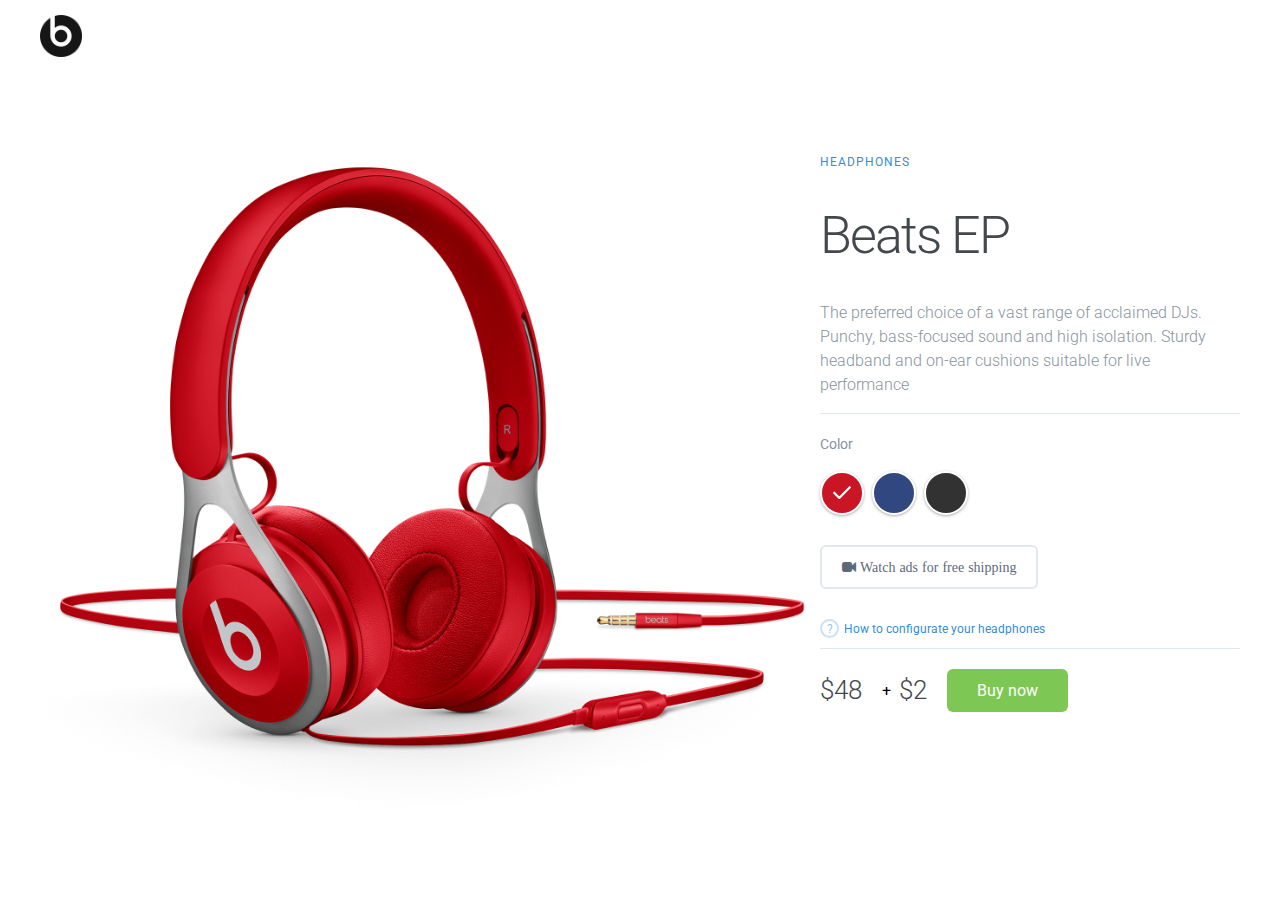
<file: index.html>
<!DOCTYPE html>
<html>
  <head>
    <meta charset="utf-8">
    <meta name="viewport" content="width=device-width, initial-scale=1">
    <title>Beats Headphones</title>
    <!-- Fonts -->
    <link href="https://fonts.googleapis.com/css?family=Roboto:300,400,500" rel="stylesheet">
    <link rel="stylesheet" href="https://cdnjs.cloudflare.com/ajax/libs/font-awesome/4.7.0/css/font-awesome.min.css">
    <!-- CSS -->
    <link rel="icon" href="images/logo.png" type="image/png" sizes="16x16">
    <link href="style.css" rel="stylesheet">
    <meta name="robots" content="noindex,follow" />
    <script>
      function resizeIframe(obj) {
        obj.style.height = obj.contentWindow.document.documentElement.scrollHeight + 'px';
      }
    </script>
    <style>

    /* The Modal (background) */
    .modal {
      display: none; /* Hidden by default */
      position: fixed; /* Stay in place */
      z-index: 1; /* Sit on top */
      padding-top: 100px; /* Location of the box */
      left: 0;
      top: 0;
      width: 100%; /* Full width */
      height: 100%; /* Full height */
      overflow: auto; /* Enable scroll if needed */
      background-color: rgb(0,0,0); /* Fallback color */
      background-color: rgba(0,0,0,0.4); /* Black w/ opacity */
    }

    /* Modal Content */
    .modal-content {
      background-color: #fefefe;
      margin: auto;
      padding: 20px;
      border: 1px solid #888;
      width: 70%;
      height: 80%;
    }

    /* The Close Button */
    .close {
      color: #aaaaaa;
      float: right;
      font-size: 28px;
      font-weight: bold;
    }

    .close:hover,
    .close:focus {
      color: #000;
      text-decoration: none;
      cursor: pointer;
    }
    </style>

  </head>

  <body>
        <nav class="navbar navbar-expand-lg navbar-light bg-light">
            <div class="container">
                <a class="navbar-brand" href="index.html">
                    <img src="images/logo.png" alt="" height="42">
                </a>                
            </div>
        </nav>
    <main class="container">

      <!-- Left Column / Headphones Image -->
      <div class="left-column">
        <img data-image="black" src="images/black.png" alt="">
        <img data-image="blue" src="images/blue.png" alt="">
        <img data-image="red" class="active" src="images/red.png" alt="">
      </div>


      <!-- Right Column -->
      <div class="right-column">

        <!-- Product Description -->
        <div class="product-description">
          <span>Headphones</span>
          <h1>Beats EP</h1>
          <p>The preferred choice of a vast range of acclaimed DJs. Punchy, bass-focused sound and high isolation. Sturdy headband and on-ear cushions suitable for live performance</p>
        </div>

        <!-- Product Configuration -->
        <div class="product-configuration">

          <!-- Product Color -->
          <div class="product-color">
            <span>Color</span>

            <div class="color-choose">
              <div>
                <input data-image="red" type="radio" id="red" name="color" value="red" checked>
                <label for="red"><span></span></label>
              </div>
              <div>
                <input data-image="blue" type="radio" id="blue" name="color" value="blue">
                <label for="blue"><span></span></label>
              </div>
              <div>
                <input data-image="black" type="radio" id="black" name="color" value="black">
                <label for="black"><span></span></label>
              </div>
            </div>

          </div>

          <!-- Cable Configuration -->
          <div class="cable-config">

            <div class="cable-choose">
              <button class="fa fa-video-camera" onclick="freeShipping()" id="myBtn"> Watch ads for free shipping</button>            
            </div>

            <!-- The Modal -->
            <div id="myModal" class="modal">

              <!-- Modal content -->
              <div class="modal-content">
                <span class="close">&times;</span>
                <!--<p>Some text in the Modal..</p>-->
                <iframe width="100%" height="600px" frameborder="0" src="slide.html"></iframe>
              </div>

            </div>

            <script>           
            // Get the modal
            var modal = document.getElementById("myModal");

            // Get the button that opens the modal
            var btn = document.getElementById("myBtn");

            // Get the <span> element that closes the modal
            var span = document.getElementsByClassName("close")[0];

            // When the user clicks the button, open the modal 
            btn.onclick = function() {
              modal.style.display = "block";              
            }

            // When the user clicks on <span> (x), close the modal
            span.onclick = function() {
              modal.style.display = "none";
              var elem = document.getElementById("watchAd");
              if (elem.innerHTML=="$2") 
                {
                  elem.innerHTML = "FREE";
                }
              else elem.innerHTML = "FREE";
              
            }

            // When the user clicks anywhere outside of the modal, close it
            window.onclick = function(event) {
              if (event.target == modal) {
                modal.style.display = "none";
              }              
            }
            </script>
            <a href="#">How to configurate your headphones</a>        
          </div>
        </div>

        <!-- Product Pricing -->
        <div class="product-price">
          <span>$48 </span> + &nbsp; <span><label id="watchAd"> $2 </label></span>
          <a href="checkout.html" class="cart-btn">Buy now</a>
        </div>
      </div>
    </main>    
    <script type="text/javascript">
      function freeShipping() 
      {
          var elem = document.getElementById("watchAd");
          if (elem.innerHTML=="$2") elem.innerHTML = "FREE";
          else elem.innerHTML = "FREE";
      }
    </script>

    <!-- Scripts -->
    <script src="https://cdnjs.cloudflare.com/ajax/libs/jquery/3.1.1/jquery.min.js" charset="utf-8"></script>
    <script src="script.js" charset="utf-8"></script>
  </body>
</html>
</file>
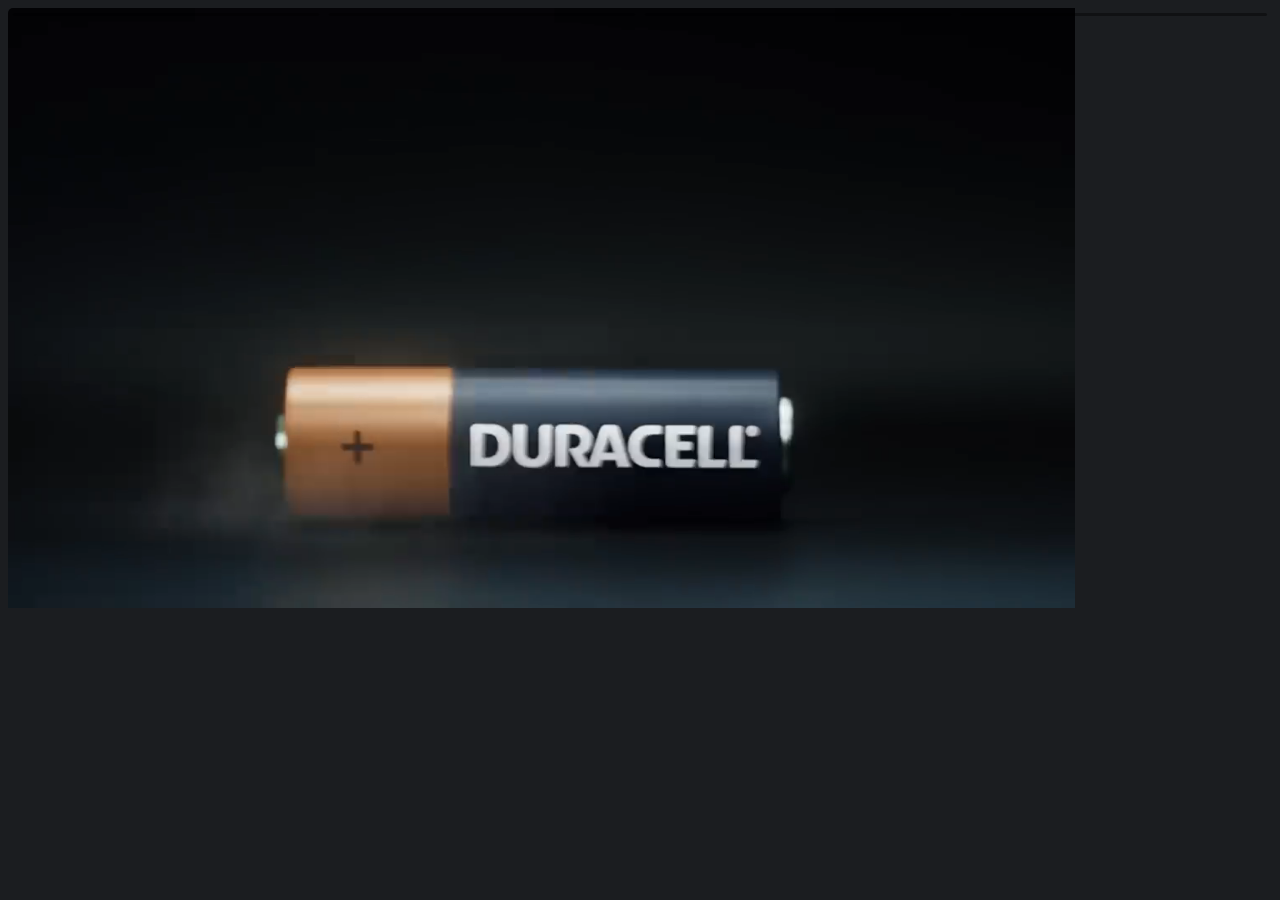
<file: slide.html>
<!DOCTYPE html>
<html lang="en">

<head>
    <meta charset="UTF-8">
    <meta name="viewport" content="width=device-width, initial-scale=1.0">
    <title>Slide Ads</title>
    <link rel="stylesheet" href="./styles.css">
</head>

<body>

    <div data-slide="slide" class="slide">
        <div class="slide-items">
            <video muted autoplay loop height="600px"> <source src="./img/video1.mp4" type="video/mp4"></video>
            <video muted autoplay loop height="600px"> <source src="./img/video2.mp4" type="video/mp4"></video>
            <video muted autoplay loop height="600px"> <source src="./img/video3.mp4" type="video/mp4"></video>
            <video muted autoplay loop height="600px"> <source src="./img/video4.mp4" type="video/mp4"></video>
        </div>
        <nav class="slide-nav">
            <div class="slide-thumbs"></div>
            <button class="slide-prev">Previous</button>
            <button class="slide-next">Next</button>
        </nav>
    </div>

    <script src="./slide-stories.js"></script>
</body>

</html>
</file>
<file: style.css>
/* Basic Styling */
html, body {
  height: 100%;
  width: 100%;
  margin: 0;
  font-family: 'Roboto', sans-serif;
}

.container {
  max-width: 1200px;
  margin: 0 auto;
  padding: 15px;
  display: flex;
}

/* Columns */
.left-column {
  width: 65%;
  position: relative;
}

.right-column {
  width: 35%;
  margin-top: 60px;
}


/* Left Column */
.left-column img {
  width: 100%;
  position: absolute;
  left: 0;
  top: 0;
  opacity: 0;
  transition: all 0.3s ease;
}

.left-column img.active {
  opacity: 1;
}


/* Right Column */

/* Product Description */
.product-description {
  border-bottom: 1px solid #E1E8EE;
  margin-bottom: 20px;
}
.product-description span {
  font-size: 12px;
  color: #358ED7;
  letter-spacing: 1px;
  text-transform: uppercase;
  text-decoration: none;
}
.product-description h1 {
  font-weight: 300;
  font-size: 52px;
  color: #43484D;
  letter-spacing: -2px;
}
.product-description p {
  font-size: 16px;
  font-weight: 300;
  color: #86939E;
  line-height: 24px;
}

/* Product Configuration */
.product-color span,
.cable-config span {
  font-size: 14px;
  font-weight: 400;
  color: #86939E;
  margin-bottom: 20px;
  display: inline-block;
}

/* Product Color */
.product-color {
  margin-bottom: 30px;
}

.color-choose div {
  display: inline-block;
}

.color-choose input[type="radio"] {
  display: none;
}

.color-choose input[type="radio"] + label span {
  display: inline-block;
  width: 40px;
  height: 40px;
  margin: -1px 4px 0 0;
  vertical-align: middle;
  cursor: pointer;
  border-radius: 50%;
}

.color-choose input[type="radio"] + label span {
  border: 2px solid #FFFFFF;
  box-shadow: 0 1px 3px 0 rgba(0,0,0,0.33);
}

.color-choose input[type="radio"]#red + label span {
  background-color: #C91524;
}
.color-choose input[type="radio"]#blue + label span {
  background-color: #314780;
}
.color-choose input[type="radio"]#black + label span {
  background-color: #323232;
}

.color-choose input[type="radio"]:checked + label span {
  background-image: url(images/check-icn.svg);
  background-repeat: no-repeat;
  background-position: center;
}

/* Cable Configuration */
.cable-choose {
  margin-bottom: 20px;
}

.cable-choose button {
  border: 2px solid #E1E8EE;
  border-radius: 6px;
  padding: 13px 20px;
  font-size: 14px;
  color: #5E6977;
  background-color: #fff;
  cursor: pointer;
  transition: all .5s;
}

.cable-choose button:hover,
.cable-choose button:active,
.cable-choose button:focus {
  border: 2px solid #86939E;
  outline: none;
}

.cable-config {
  border-bottom: 1px solid #E1E8EE;
  margin-bottom: 20px;
}

.cable-config a {
  color: #358ED7;
  text-decoration: none;
  font-size: 12px;
  position: relative;
  margin: 10px 0;
  display: inline-block;
}
.cable-config a:before {
  content: "?";
  height: 15px;
  width: 15px;
  border-radius: 50%;
  border: 2px solid rgba(53, 142, 215, 0.5);
  display: inline-block;
  text-align: center;
  line-height: 16px;
  opacity: 0.5;
  margin-right: 5px;
}

/* Product Price */
.product-price {
  display: flex;
  align-items: center;
}

.product-price span {
  font-size: 26px;
  font-weight: 300;
  color: #43474D;
  margin-right: 20px;
}

.cart-btn {
  display: inline-block;
  background-color: #7DC855;
  border-radius: 6px;
  font-size: 16px;
  color: #FFFFFF;
  text-decoration: none;
  padding: 12px 30px;
  transition: all .5s;
}
.cart-btn:hover {
  background-color: #64af3d;
}

/* Responsive */
@media (max-width: 940px) {
  .container {
    flex-direction: column;
    margin-top: 60px;
  }

  .left-column,
  .right-column {
    width: 100%;
  }

  .left-column img {
    width: 300px;
    right: 0;
    top: -65px;
    left: initial;
  }
}

@media (max-width: 535px) {
  .left-column img {
    width: 220px;
    top: -85px;
  }
}
</file>
<file: styles.css>
:root {
    --background-color: #1b1d20;
    --slide-width: 100%;
    --slide-shadow: 0 4px 20px 2px rgba(0, 0, 0, 0.4);
    --slide-thumb-height: 3px;
    --slide-thumb-default-color: rgba(0, 0, 0, 0.4);
    --slide-thumb-active-color: rgba(255, 255, 255, 0.9);
}

body {
    background-color: var(--background-color);
}

img {
    display: block;
    max-width: 100%;
}

.slide {
    box-shadow: var(--slide-width);
    display: grid;
    /*margin: 20px auto;*/
    max-width: var(--slide-width);
}

.slide-items {
    border-radius: 5px;
    grid-area: 1/1;
    overflow: hidden;
    position: relative;
}

.slide-items>* {
    opacity: 0;
    pointer-events: none;
    position: absolute;
    top: 0;
}

.slide-items .active {
    opacity: 1;
    pointer-events: initial;
    position: relative;
}

.slide-nav {
    display: grid;
    grid-area: 1/1;
    grid-template-columns: 1fr 1fr;
    grid-template-rows: auto 1fr;
    z-index: 1;
}

.slide-thumbs {
    display: flex;
    grid-column: 1 / 3;
}

.slide-thumb-item {
    background-color: var(--slide-thumb-default-color);
    border-radius: 3px;
    display: block;
    flex: 1;
    height: var(--slide-thumb-height);
    margin: 5px;
    overflow: hidden;
}

.slide-thumb-item.active::after {
    animation: thumb 5s forwards linear;
    background-color: var(--slide-thumb-active-color);
    border-radius: 3px;
    content: '';
    display: block;
    height: inherit;
    transform: translateX(-100%);
}

.slide-next,
.slide-prev {
    opacity: 0;
    -webkit-appearance: none;
    -webkit-tap-highlight-color: rgba(0, 0, 0, 0);
}

@keyframes thumb {
    to {
        transform: initial;
    }
}
</file>
